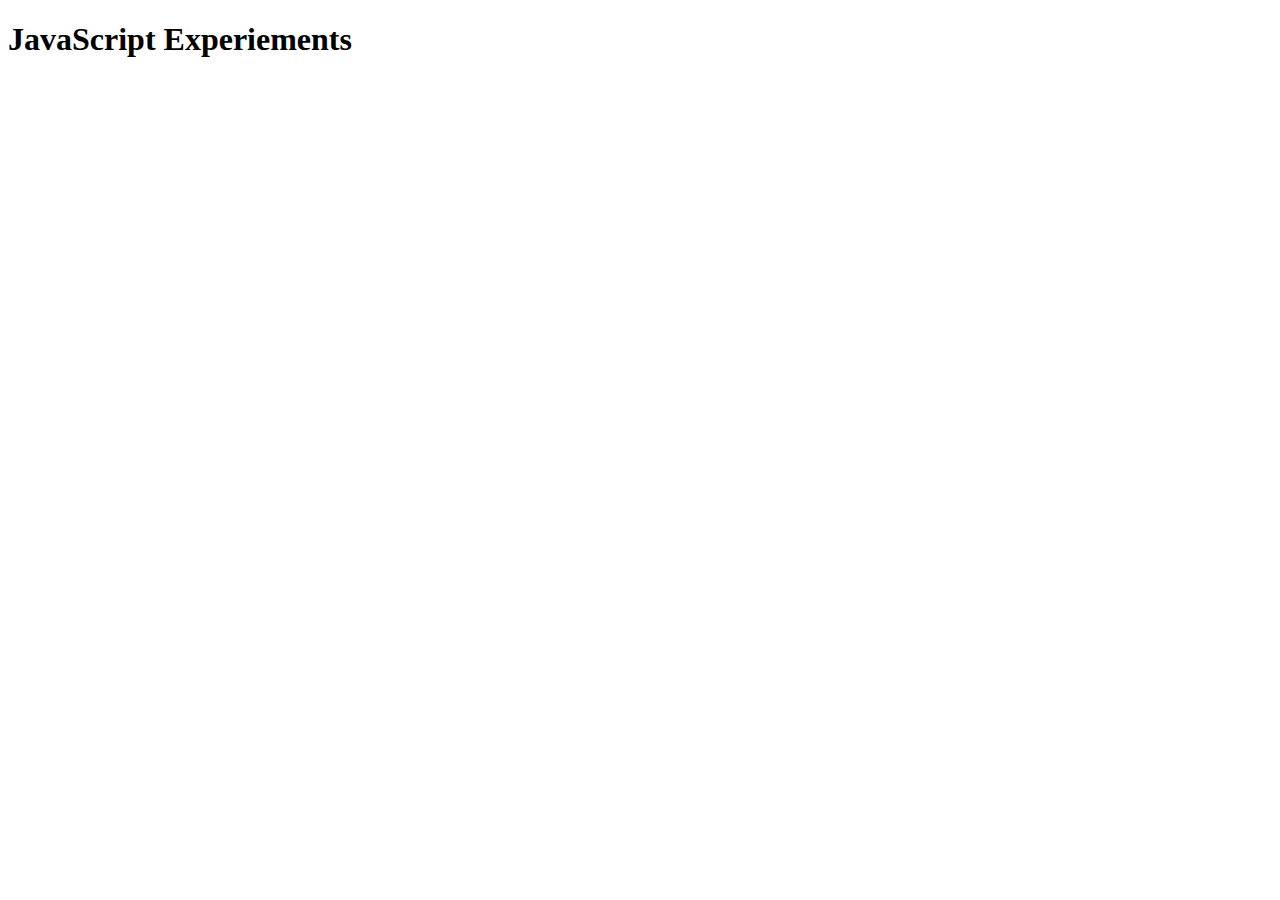
<file: JS/1JS experiements/index.html>
<!DOCTYPE html>
<html lang="en">
<head>
	<meta charset="UTF-8">
	<meta name="viewport" content="width=device-width, initial-scale=1.0">
    <title>JavaScript Experiements</title>
</head>
<body>
	<h1>JavaScript Experiements</h1>
	<script src="./experiements.js"></script>
</body>
</html>
</file>
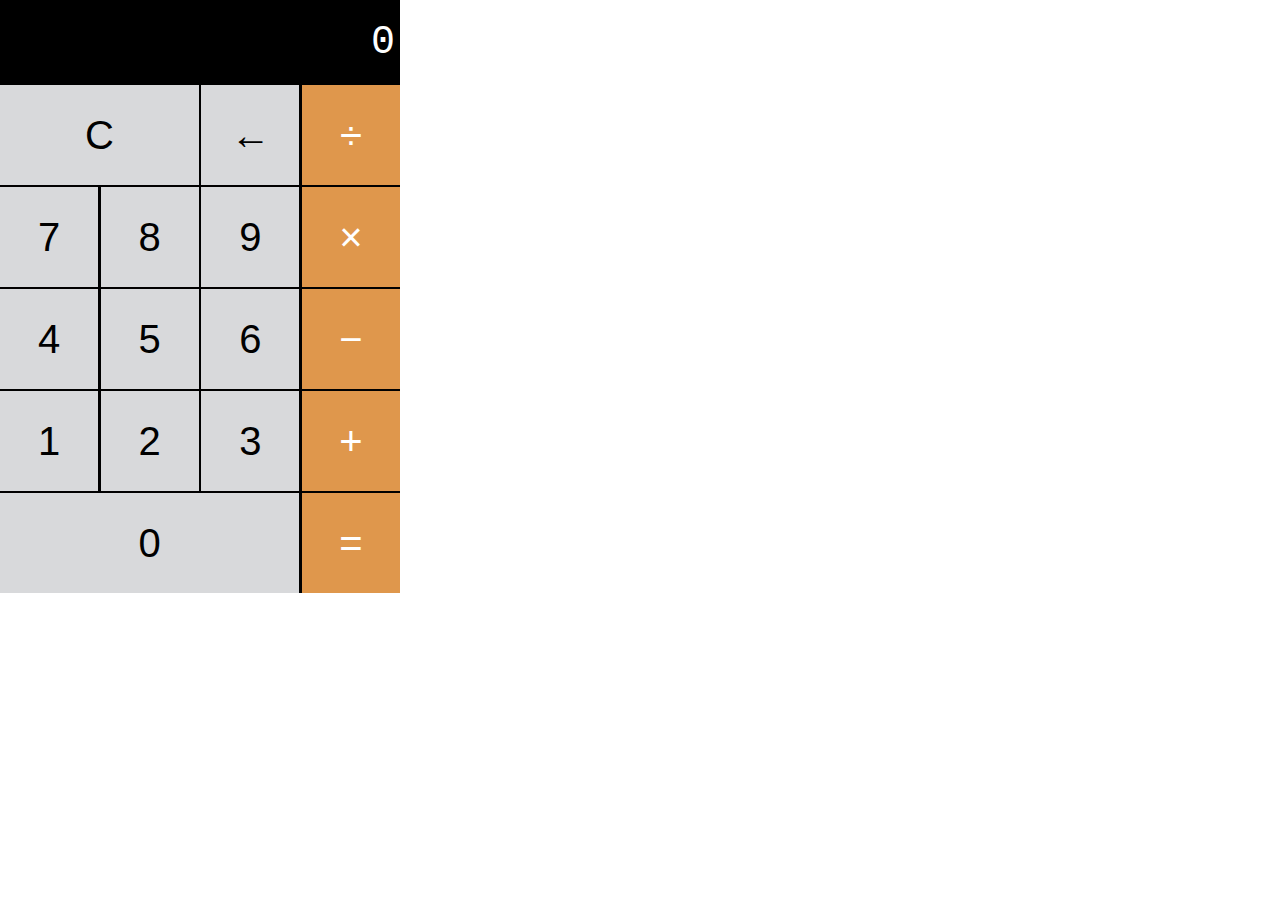
<file: JS/2JSCalculator/index.html>
<!DOCTYPE html>
<html lang="en">

<head>
  <title>Calculator</title>
  <link rel="stylesheet" href="./style.css">
  <meta charset="UTF-8">
  <meta name="viewport" content="width=device-width, initial-scale=1.0">
  <meta http-equiv="X-UA-Compatible" content="ie=edge">
</head>

<body>
  <div class="calc">
    <section class="screen">
      0
    </section>

    <section class="calc-buttons">
      <div class="calc-button-row">
        <button class="calc-button double ">C</button>
        <button class="calc-button">&larr;</button>
        <button class="calc-button">&divide;</button>
      </div>
      <div class="calc-button-row">
        <button class="calc-button">7</button>
        <button class="calc-button">8</button>
        <button class="calc-button">9</button>
        <button class="calc-button">&times;</button>
      </div>
      <div class="calc-button-row">
        <button class="calc-button">4</button>
        <button class="calc-button">5</button>
        <button class="calc-button">6</button>
        <button class="calc-button">&minus;</button>
      </div>
      <div class="calc-button-row">
        <button class="calc-button">1</button>
        <button class="calc-button">2</button>
        <button class="calc-button">3</button>
        <button class="calc-button">&plus;</button>
      </div>
      <div class="calc-button-row">
        <button class="calc-button triple">0</button>
        <button class="calc-button">&equals;</button>
      </div>
    </section>
  </div>
  <script src="./calculator.js"></script>
</body>

</html>
</file>
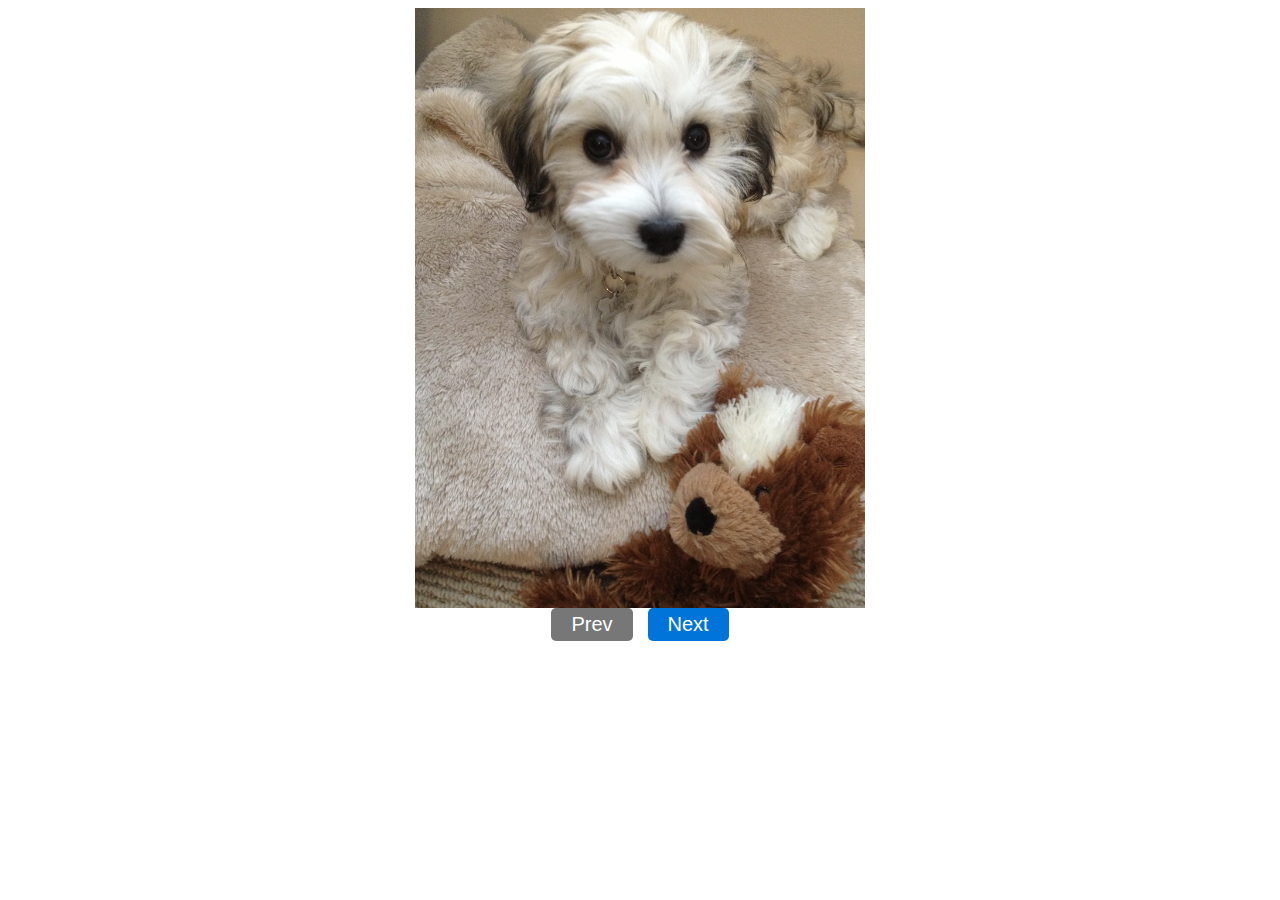
<file: JS/3Gallery/index.html>
<!DOCTYPE html>
<html lang="en">
<head>
    <meta charset="UTF-8">
    <meta name="viewport" content="width=device-width, initial-scale=1.0">
    <title>Photo Gallery</title>
    <link rel="stylesheet" href="./style.css"> 
</head>
<body>
    <div class="image-gallery">
        <img src="./images/1.jpg" alt="Luna" class="gallery-img active"/>
        <img src="./images/2.jpg" alt="Luna" class="gallery-img"/>
        <img src="./images/3.jpg" alt="Luna" class="gallery-img"/>
        <img src="./images/4.jpg" alt="Luna" class="gallery-img"/>
        <img src="./images/5.jpg" alt="Luna" class="gallery-img"/>
        <img src="./images/6.jpg" alt="Luna" class="gallery-img"/>
        <img src="./images/7.jpg" alt="Luna" class="gallery-img"/>
        <img src="./images/8.jpg" alt="Luna" class="gallery-img"/>
        <img src="./images/9.jpg" alt="Luna" class="gallery-img"/>
        <img src="./images/10.jpg" alt="Luna" class="gallery-img"/>
        <img src="./images/11.jpg" alt="Luna" class="gallery-img"/>
        <img src="./images/12.jpg" alt="Luna" class="gallery-img"/>
    </div>
    <div class="btns">
        <button disabled class="btn prev">Prev</button>
        <button class="btn next">Next</button>
    </div>

    <script src="./gallery.js"></script>
</body>
</html>
</file>
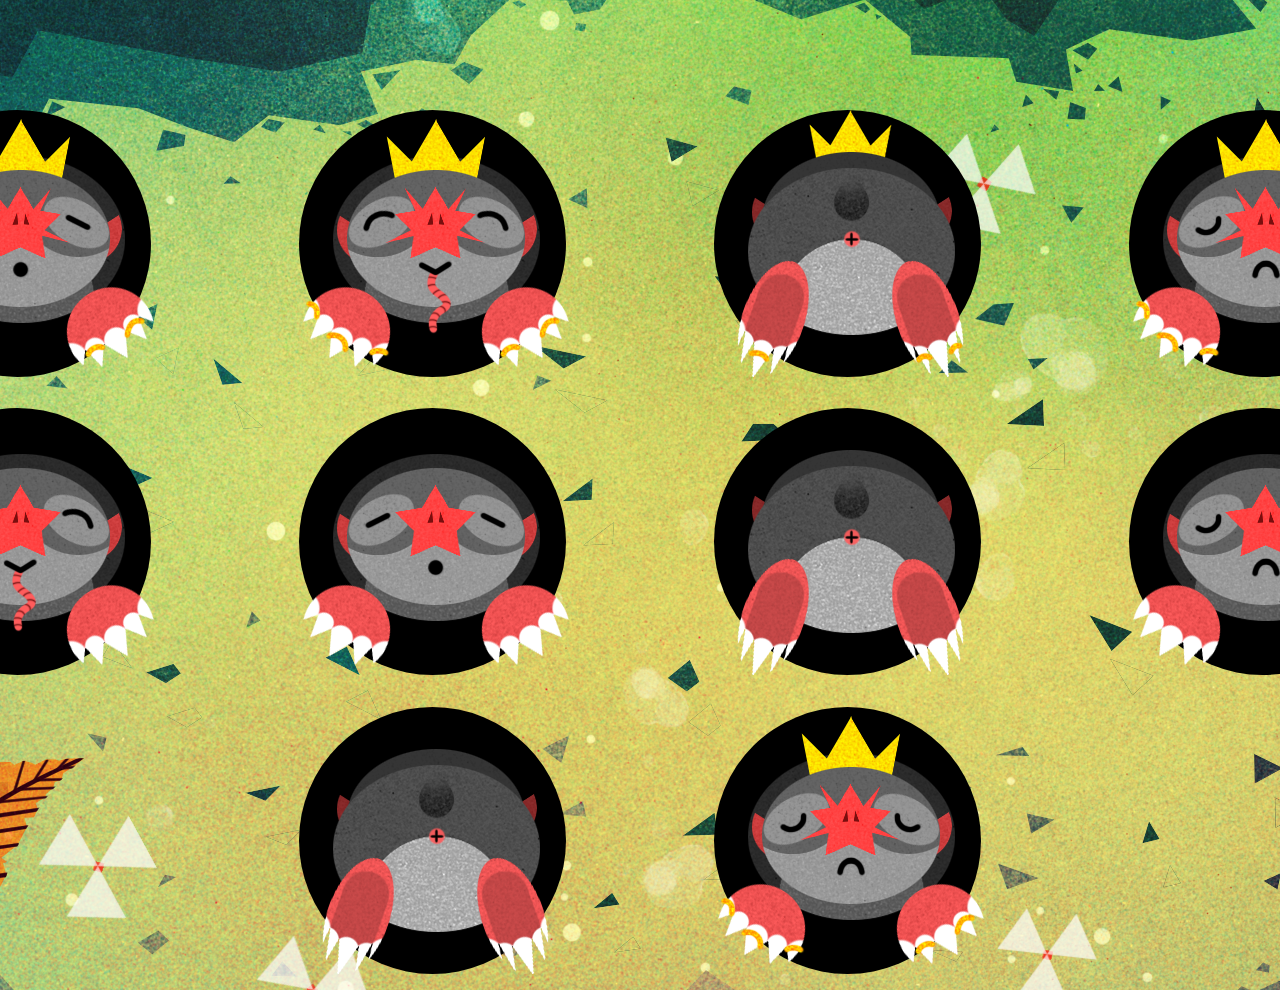
<file: JS/mole-game/index.html>
<!DOCTYPE html>
<html lang="en">
<head>
    <meta charset="UTF-8">
    <meta name="viewport" content="width=device-width, initial-scale=1.0">
    <title>Mole Game</title>
    <link rel="stylesheet" href="./styles.css">
</head>
<body>
    <section class="bg">
        <div class="worm-box">
            <div style="width: 5%;" class="worm-container">
                <img class="worm" src="./worm.png" alt="worm score meter">
            </div>
        </div>
        <div class="hole-container">
            <div class="hole"  id="hole-0">
                <img data-index="0" src="./king-mole-hungry.png" alt="mole" class="mole">
            </div>
        </div>
        <div class="hole-container">
            <div class="hole"  id="hole-1">
                <img data-index="1" src="./king-mole-fed.png" alt="mole" class="mole">
            </div>
        </div>
        <div class="hole-container">
            <div class="hole"  id="hole-2">
                <img data-index="2" src="./king-mole-leaving.png" alt="mole" class="mole">
            </div>
        </div>
        <div class="hole-container">
            <div class="hole"  id="hole-3">
                <img data-index="3" src="./king-mole-sad.png" alt="mole" class="mole">
            </div>
        </div>
        <div class="hole-container">
            <div class="hole"  id="hole-4">
                <img data-index="4" src="./mole-fed.png" alt="mole" class="mole">
            </div>
        </div>
        <div class="hole-container">
            <div class="hole"  id="hole-5">
                <img data-index="5" src="./mole-hungry.png" alt="mole" class="mole">
            </div>
        </div>
        <div class="hole-container">
            <div class="hole"  id="hole-6">
                <img data-index="6" src="./mole-leaving.png" alt="mole" class="mole">
            </div>
        </div>
        <div class="hole-container">
            <div class="hole"  id="hole-7">
                <img data-index="7" src="./mole-sad.png" alt="mole" class="mole">
            </div>
        </div>
        <div class="hole-container">
            <div class="hole"  id="hole-8">
                <img data-index="8" src="./mole-leaving.png" alt="mole" class="mole">
            </div>
        </div>
        <div class="hole-container">
            <div class="hole"  id="hole-9">
                <img data-index="9" src="./king-mole-sad.png" alt="mole" class="mole">
            </div>
        </div>
    </section>
    <img class="win hide" src='./win.png' alt="you've won the game">
    <script src="./game.js"></script>
</body>
</html>
</file>
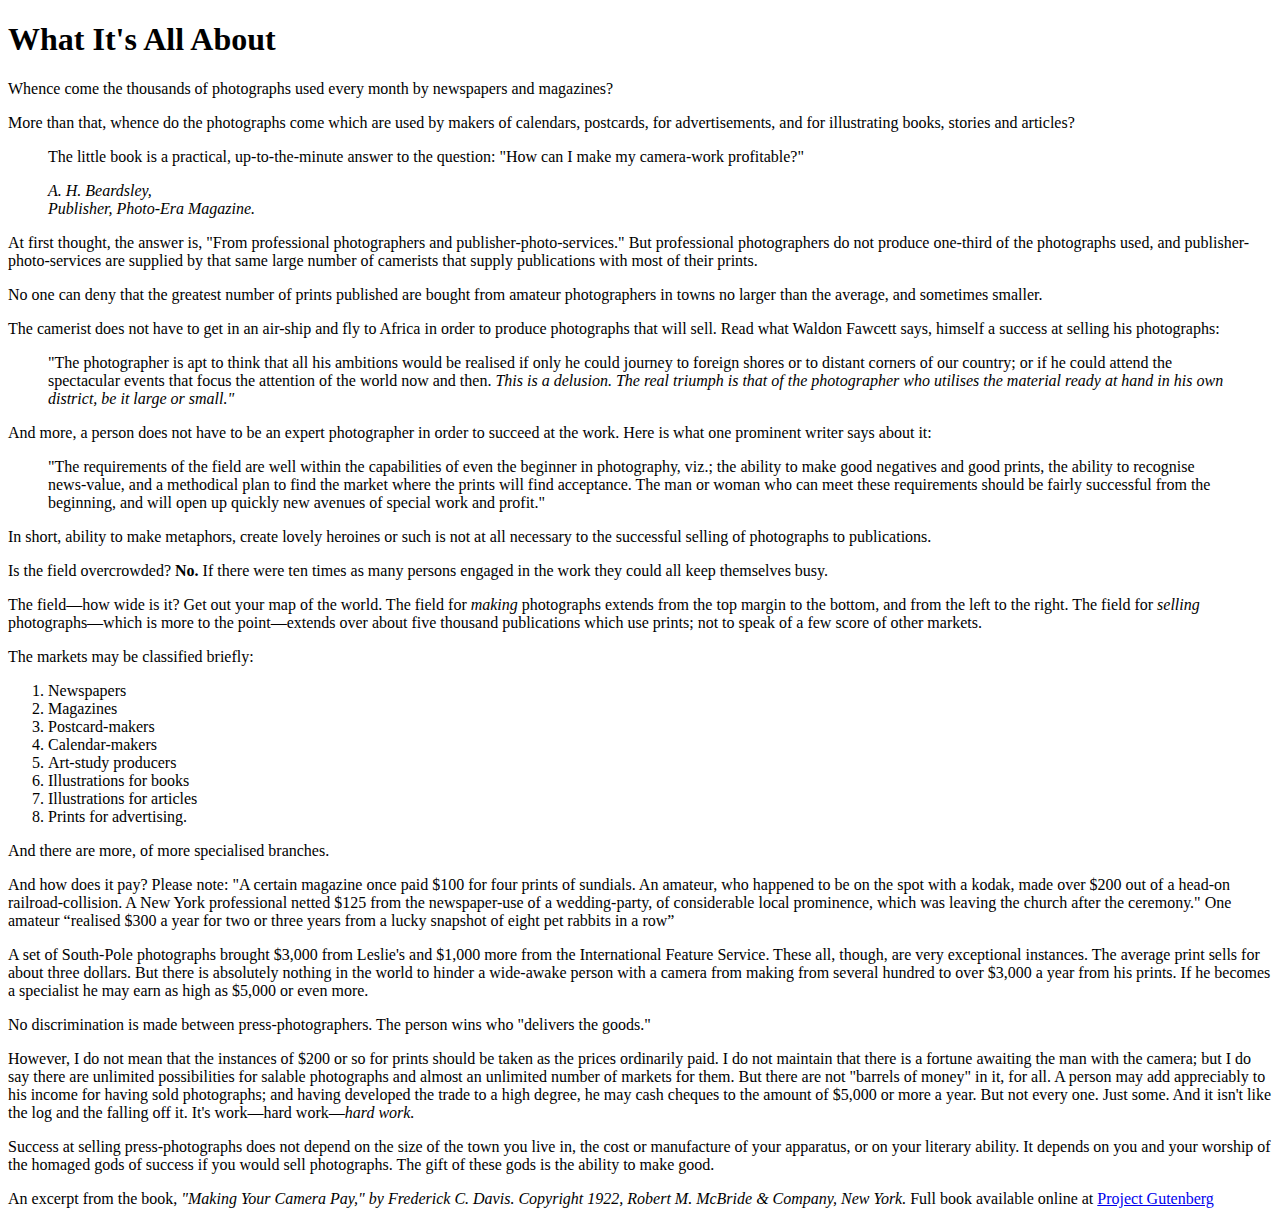
<file: Day1/bookexpert.html>
<!DOCTYPE html>
<html lang="en">
<head>
    <meta charset="UTF-8">
    <meta name="viewport" content="width=device-width, initial-scale=1.0">
    <title>Book of History</title>
</head>
<body>
    <h1>What It's All About</h1>

<p>Whence come the thousands of photographs used every month by newspapers and magazines?</p>

<p>More than that, whence do the photographs come which are used by makers of calendars, postcards, for advertisements, and for illustrating books, stories and articles?</p>

<blockquote>
    <p> The little book is a practical, up-to-the-minute answer to the question: "How can I make my camera-work profitable?"</p>

    <cite>A. H. Beardsley, </br>
    Publisher, Photo-Era Magazine.</cite>
</blockquote>

<p>At first thought, the answer is, "From professional photographers and publisher-photo-services." But professional photographers do not produce one-third of the photographs used, and publisher-photo-services are supplied by that same large number of camerists that supply publications with most of their prints.</p>

<p>No one can deny that the greatest number of prints published are bought from amateur photographers in towns no larger than the average, and sometimes smaller.</p>

<p>The camerist does not have to get in an air-ship and fly to Africa in order to produce photographs that will sell. Read what Waldon Fawcett says, himself a success at selling his photographs:</p>

<blockquote>
    <p>"The photographer is apt to think that all his ambitions would be realised if only he could journey to foreign shores or to distant corners of our country; or if he could attend the spectacular events that focus the attention of the world now and then. <em> This is a delusion. The real triumph is that of the photographer who utilises the material ready at hand in his own district, be it large or small."</em>
    </p>
</blockquote>

<p>And more, a person does not have to be an expert photographer in order to succeed at the work. Here is what one prominent writer says about it:</p>

<blockquote>
    <p>
        "The requirements of the field are well within the capabilities of even the beginner in photography, viz.; the ability to make good negatives and good prints, the ability to recognise news-value, and a methodical plan to find the market where the prints will find acceptance. The man or woman who can meet these requirements should be fairly successful from the beginning, and will open up quickly new avenues of special work and profit."
    </p>
</blockquote>

<p>In short, ability to make metaphors, create lovely heroines or such is not at all necessary to the successful selling of photographs to publications.</p>

<p>Is the field overcrowded? <strong>No.</strong> If there were ten times as many persons engaged in the work they could all keep themselves busy.</p>

<p>The field—how wide is it? Get out your map of the world. The field for <em>making </em> photographs extends from the top margin to the bottom, and from the left to the right. The field for <em>selling </em> photographs—which is more to the point—extends over about five thousand publications which use prints; not to speak of a few score of other markets.</p>

<p>The markets may be classified briefly:</p>

<ol>
    <li> Newspapers</li>
    <li> Magazines</li>
    <li> Postcard-makers</li>
    <li> Calendar-makers</li>
    <li> Art-study producers</li>
    <li> Illustrations for books</li>
    <li> Illustrations for articles</li>
    <li> Prints for advertising.</li>
</ol>

<p>And there are more, of more specialised branches.</p>

<p>And how does it pay? Please note: "A certain magazine once paid $100 for four prints of sundials. An amateur, who happened to be on the spot with a kodak, made over $200 out of a head-on railroad-collision. A New York professional netted $125 from the newspaper-use of a wedding-party, of considerable local prominence, which was leaving the church after the ceremony." One amateur <q>realised $300 a year for two or three years from a lucky snapshot of eight pet rabbits in a row</q></p>

<p>A set of South-Pole photographs brought $3,000 from Leslie's and $1,000 more from the International Feature Service. These all, though, are very exceptional instances. The average print sells for about three dollars. But there is absolutely nothing in the world to hinder a wide-awake person with a camera from making from several hundred to over $3,000 a year from his prints. If he becomes a specialist he may earn as high as $5,000 or even more.</p>

<p>No discrimination is made between press-photographers. The person wins who "delivers the goods."</p>

<p>However, I do not mean that the instances of $200 or so for prints should be taken as the prices ordinarily paid. I do not maintain that there is a fortune awaiting the man with the camera; but I do say there are unlimited possibilities for salable photographs and almost an unlimited number of markets for them. But there are not "barrels of money" in it, for all. A person may add appreciably to his income for having sold photographs; and having developed the trade to a high degree, he may cash cheques to the amount of $5,000 or more a year. But not every one. Just some. And it isn't like the log and the falling off it. It's work—hard work—<em>hard work.</em></p>

<p>Success at selling press-photographs does not depend on the size of the town you live in, the cost or manufacture of your apparatus, or on your literary ability. It depends on you and your worship of the homaged gods of success if you would sell photographs. The gift of these gods is the ability to make good.</p>

<footer>
    <p>An excerpt from the book, 
        <cite>"Making Your Camera Pay," by Frederick C. Davis. Copyright 1922, Robert M. McBride & Company, New York.</cite>  Full book available online at
        <a href=" https://www.gutenberg.org/files/35709/35709-h/35709-h.htm" target="_blank"> Project Gutenberg</a>
    </p>
</footer>

<script>

    // const getIds = new Promise((resolve, reject) => {
    //     setTimeout(() => {
    //         resolve([1, 23, 456, 7890]);
    //     }, 1500);
    // });

    // const getRecipe = recID => { 
    //     return new Promise((resolve, reject) => {
    //         setTimeout(ID => {
    //             const recipe = { title: 'Fresh tomato pasta', publisher: 'Vignesh'};
    //             resolve(`${ID} : ${recipe.title}, ${recipe.publisher}`);
    //         }, 1500, recID);
    //     });
    // };

    // const getRelated = publisher => {
    //     return new Promise((resolve, reject) => {
    //         setTimeout(pub => {
    //             const recipe = { title: 'Italian fresh pizza', publisher: pub};
    //             resolve(`${recipe.publisher} : ${recipe.title}`);
    //         }, 1500, publisher);
    //     });
    // };

    // getIds
    // .then(Ids => {
    //     console.log(Ids);
    //     return getRecipe(Ids[2]);
    // })
    // .then(recipe => {
    //     console.log(recipe);
    //     return getRelated("Jonas");
    // })
    // .then(recipePub => {
    //     console.log(recipePub);
    // })
    // .catch(error => {
    //     console.log("Error happened");
    // });

    // async function getRecipesAW() {
    //     const Ids = await getIds;
    //     console.log(Ids);
    //     const recipe = await getRecipe(Ids[2]);
    //     console.log(recipe);
    //     const related = await getRelated("Jonas");
    //     console.log(related);

    //     return recipe;
    // }
    
    // getRecipesAW().then(res => console.log(res));
    // const cityId = 2487956;

    // fetch(`https://crossorigin.me/https://www.metaweather.com/api/location/${cityId}/`)
    // .then(response => {
    //     console.log(response.json());
    // })
    // .catch(error => {
    //     console.log(error);
    // });

    // const promise1 = Promise.resolve('first');
    // const promise2 = Promise.resolve('second');
    // const promise3 = Promise.reject('third');
    // const promise4 = Promise.resolve('fourth');

    // async function runPromises(){
    //     const res1 = await Promise.all([promise1, promise2]);
    //     const res2 = await Promise.all([promise3, promise4]);

    //     return [res1, res2];
    // }

    // runPromises()
    // .then(res => console.log(res))
    // .catch(err => console.log(err));

    const animals = {};
    let dog = {emoji: 'Doggy'};
    let cat = {emoji: 'Kitty'};

    console.log(animals);
    animals[dog] = {...dog, name: "Mara"};
    console.log("dog"+animals);
    animals[cat] = {...cat, name: "Sara"};
    console.log("cat"+animals);

    console.log(animals[dog]);


</script>
</body>
</html>
</file>
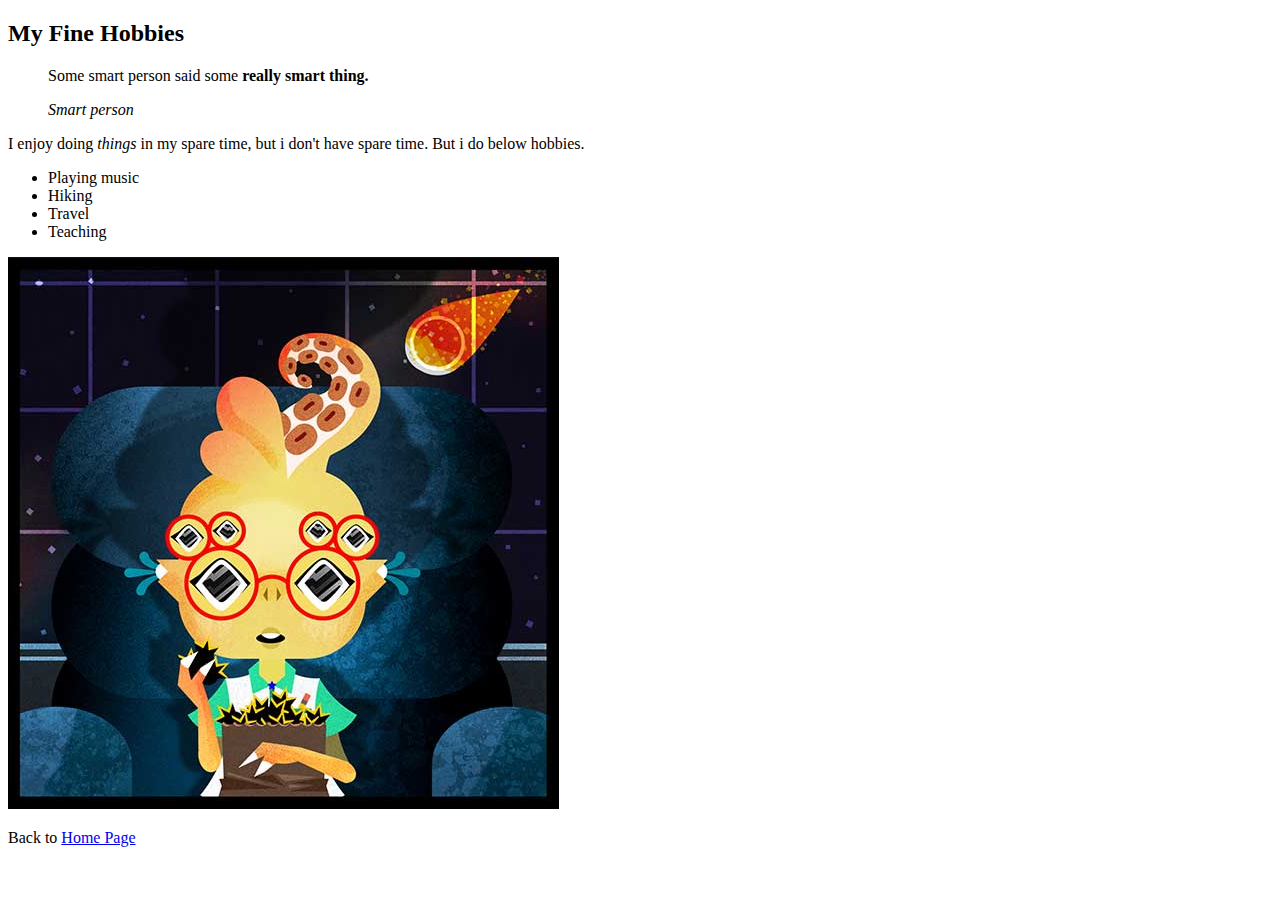
<file: Day1/hobbies.html>
<!DOCTYPE html>
<html lang="en">
<head>
    <meta charset="UTF-8">
    <meta name="viewport" content="width=device-width, initial-scale=1.0">
    <title>My Great Hobbies</title>
</head>
<body>
    <h2>My Fine Hobbies</h2>
        
        <blockquote>
            <p>Some smart person said some <strong>really smart thing.</strong></p>
            <cite>Smart person</cite>
        </blockquote>

        <p>I enjoy doing <em> things </em>in my spare time, but i don't have spare time. But i do below hobbies.</p>
    <ul>
        <li>Playing music</li>
        <li>Hiking</li>
        <li>Travel</li>
        <li>Teaching</li>
    </ul>

    <img src="images/blog1.jpg" alt="Bunny girl" title="Bunny">

    <p>Back to <a href="index.html">Home Page</a></p>
</body>
</html>
</file>
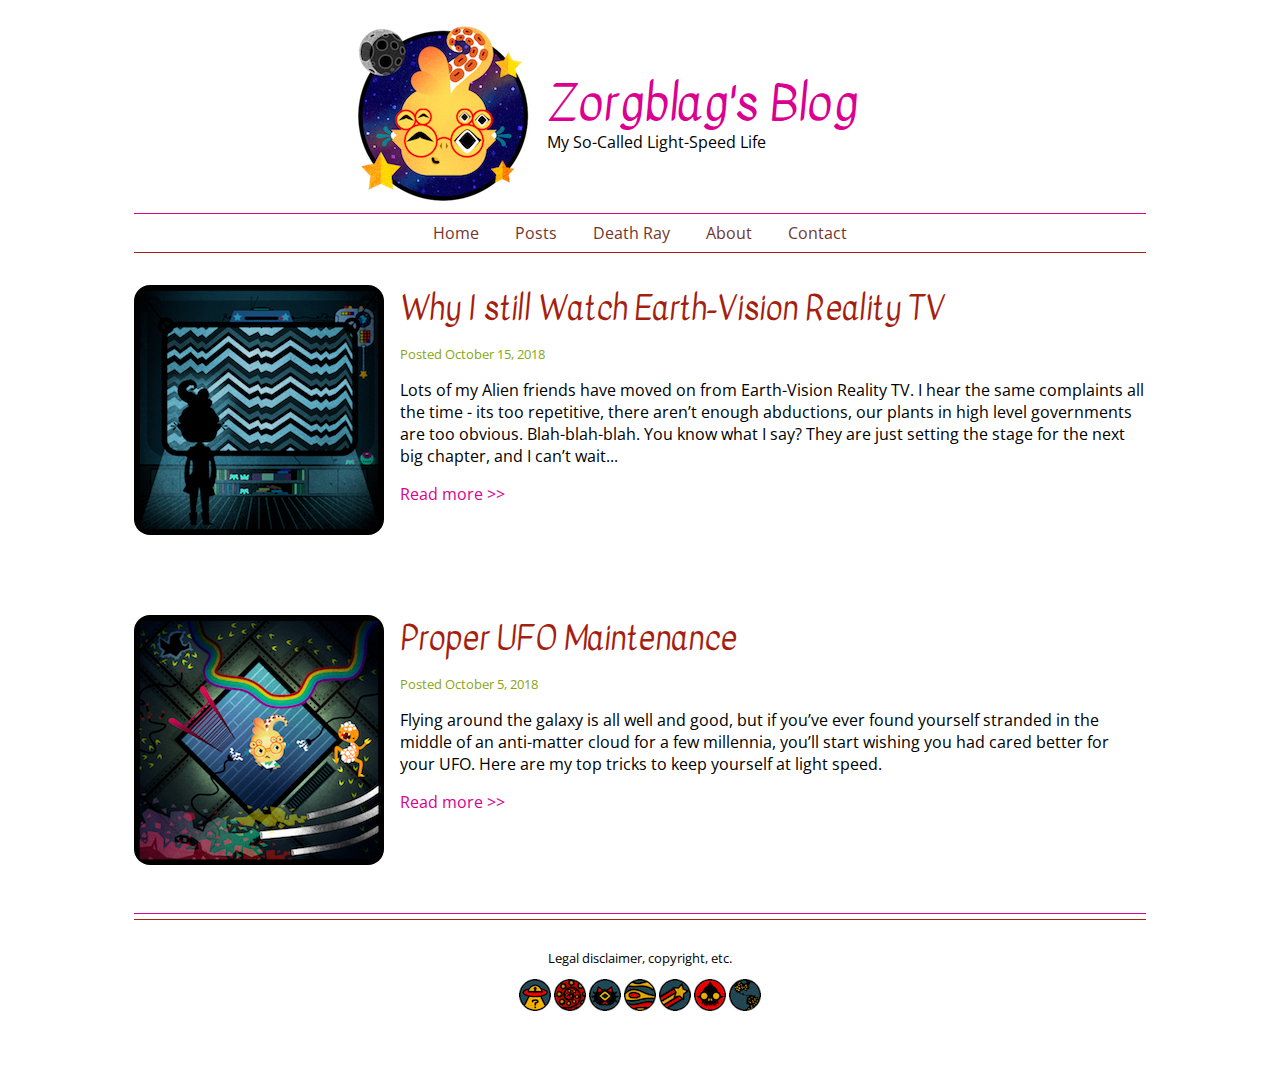
<file: 3-layout/blog-end/blog.html>
<!DOCTYPE html>
<html lang="en">
<head>
	<meta charset="UTF-8">
	<title>Alien Blog</title>
	 <link href="https://fonts.googleapis.com/css?family=Kavivanar|Open+Sans" rel="stylesheet"> 
	 <link href="css/styles.css" rel="stylesheet">
</head>
<body>
	<div class="wrapper">
		<header>
			<div class="leftheader">
				<a href="/"><img src="img/logo.png" alt="Zorgblag's Blog. Click for home. "></a>
			</div>
			<div class="rightheader">
				<h1>Zorgblag's Blog</h1>
				<p>My So-Called Light-Speed Life</p>
			</div>
		</header>
		<nav>
			<ul>
				<li><a href="#">Home</a></li>
				<li><a href="#">Posts</a></li>
				<li><a href="#">Death Ray</a></li>
				<li><a href="#">About</a></li>
				<li><a href="#">Contact</a></li>
			</ul>
		</nav>
		<section>
			<article>
				<img src="img/blog1.png" alt="Earth-Vision Reality TV. ">
				<h2>Why I still Watch Earth-Vision Reality TV</h2>
				<p class="posted">Posted October 15, 2018</p>
				<p>Lots of my Alien friends have moved on from Earth-Vision Reality TV. I hear the same complaints all the time - its too repetitive, there aren’t enough abductions, our plants in high level governments are too obvious. Blah-blah-blah. You know what I say? They are just setting the stage for the next big chapter, and I can’t wait...</p>
				<p><a href="blog1.html">Read more >> </a></p>
			</article>
			<article>
				<img src="img/blog2.png" alt="Proper UFO Maintenance. ">
				<h2>Proper UFO Maintenance</h2>
				<p class="posted">Posted October 5, 2018</p>
				<p>Flying around the galaxy is all well and good, but if you’ve ever found yourself stranded in the middle of an anti-matter cloud for a few millennia, you’ll start wishing you had cared better for your UFO. Here are my top tricks to keep yourself at light speed.</p>
				<p><a href="blog2.html">Read more >> </a></p>
			</article>
		</section>
		<footer>
			<p>Legal disclaimer, copyright, etc.</p>
			<ul>
				<li><a href="#"><img src="img/icon1.png" alt="Social Media 1."></a></li>
				<li><a href="#"><img src="img/icon2.png" alt="Social Media 2."></a></li>
				<li><a href="#"><img src="img/icon3.png" alt="Social Media 3."></a></li>
				<li><a href="#"><img src="img/icon4.png" alt="Social Media 4."></a></li>
				<li><a href="#"><img src="img/icon5.png" alt="Social Media 5."></a></li>
				<li><a href="#"><img src="img/icon6.png" alt="Social Media 6."></a></li>
				<li><a href="#"><img src="img/icon7.png" alt="Social Media 7."></a></li>
			</ul>
		</footer>
	</div>
</body>
</html>
</file>
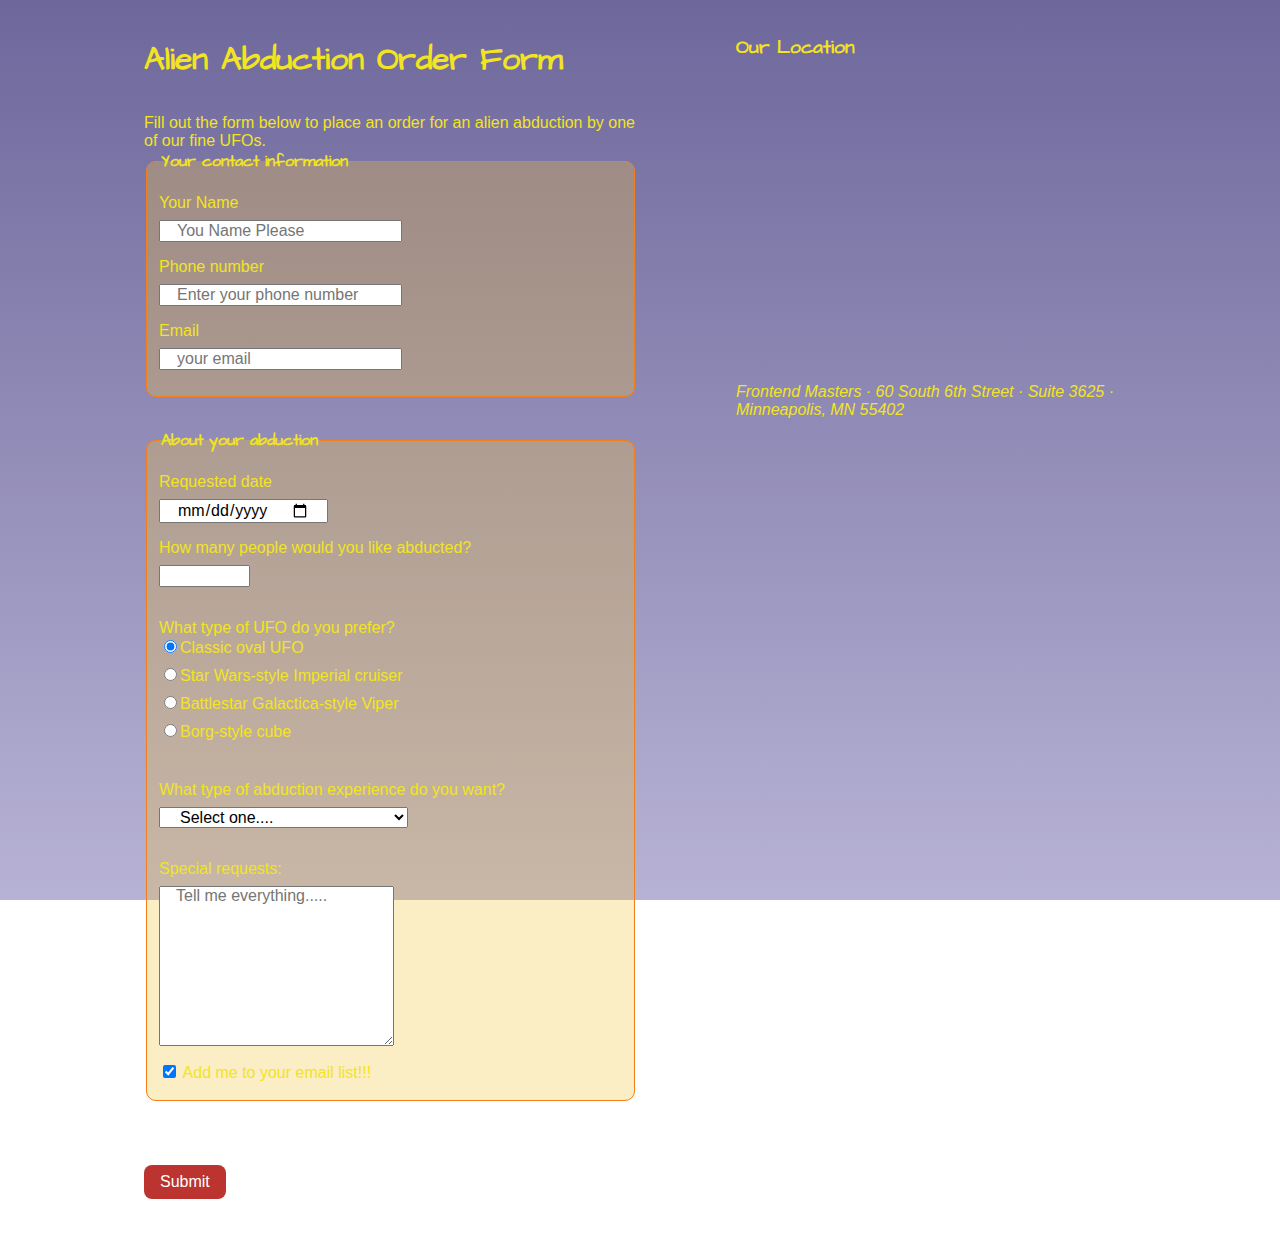
<file: 4-forms/begin/forms.html>
<!DOCTYPE html>
<html lang="en">
<head>
	<meta charset="UTF-8">
	<title>Alien Abduction Order Form</title>
	<link href="https://fonts.googleapis.com/css2?family=Architects+Daughter&display=swap" rel="stylesheet">
	<link href="css/forms.css" rel="stylesheet">
</head>
<body>
	<div class="wrapper">
		<section>
			<h1>Alien Abduction Order Form</h1>
			<p>Fill out the form below to place an order for an alien abduction by one of our fine UFOs.</p>
			<form action="https://e3vwdl4bpd.execute-api.us-west-2.amazonaws.com/default/API2SES" method="POST">
				<input type="hidden" id="myhidden" name="send_to" value="vigneshsridharans@gmail.com">
				<fieldset>
					<legend>Your contact information</legend>

					<label for="name">Your Name</label>
					<input type="text" id="name" name="name" placeholder="You Name Please">

					<label for="phone">Phone number</label>
					<input type="tel" id="phone" name="phone" placeholder="Enter your phone number">

					<label for="email">Email</label>
					<input type="email" id="email" name="email" placeholder="your email">
				</fieldset>
				<fieldset>
					<legend>About your abduction </legend>

					<label for="date">Requested  date</label>
					<input type="date" id="date" name="date">

					<label for="qty">How many people would you like abducted?</label>
					<input type="number" id="qty" name="qty" min="1" max="10">

					<p>What type of UFO do you prefer?</p>
					<label>
						<input type="radio" 
								name="ufotype" 
								value="Classic oval UFO"
								checked>Classic oval UFO
					</label>
					<label>
						<input type="radio" 
								name="ufotype" 
								value="Star Wars-style Imperial ">Star Wars-style Imperial cruiser
					</label>
					<label>
						<input type="radio"
								name="ufotype"
								value="Battle">Battlestar Galactica-style Viper
					</label>
					<label>
						<input type="radio"
								name="ufotype"
								value="Borg">Borg-style cube
					</label>

					<label for="abtype">What type of abduction experience do you want?</label>
						<select id="abtype"  name="abtype">
							<option selected>Select one....</option>
							<option value="tour">Tour of the solar system</option>
							<option value="dinner">Alien dinner and discussion</option>
							<option value="dance">Alien dance lessons</option>
							<option value="watch">Whale watching</option>
						</select>

					<label for="comments">Special requests:</label>
					<textarea id="comments" name="comments" placeholder="Tell me everything....."></textarea>

					<label>
						<input type="checkbox" value="subscribe" name="subscribe" checked> Add me to your email list!!!
					</label>
				</fieldset>
				<button type="submit">Submit</button>
			</form>				
		</section>
		<aside>
			<h3>Our Location</h3>
			<iframe src="https://www.google.com/maps/embed?pb=!1m18!1m12!1m3!1d2822.31542642739!2d-93.27284408506878!3d44.977903073781484!2m3!1f0!2f0!3f0!3m2!1i1024!2i768!4f13.1!3m3!1m2!1s0x52b3329a75fc44b3%3A0x4d957d624359d4c7!2s60%20South%206th%20St%20%233625%2C%20Minneapolis%2C%20MN%2055402%2C%20USA!5e0!3m2!1sen!2sin!4v1592230767331!5m2!1sen!2sin" width="400" height="300" frameborder="0" style="border:0;" allowfullscreen="" aria-hidden="false" tabindex="0"></iframe>
			<address>
				Frontend Masters &middot;
				60 South 6th Street &middot;
				Suite 3625 &middot;
				Minneapolis, MN 55402
			</address>
		</aside>
	</div>
	<script src="js/forms.js"></script>
</body>
</html>
</file>
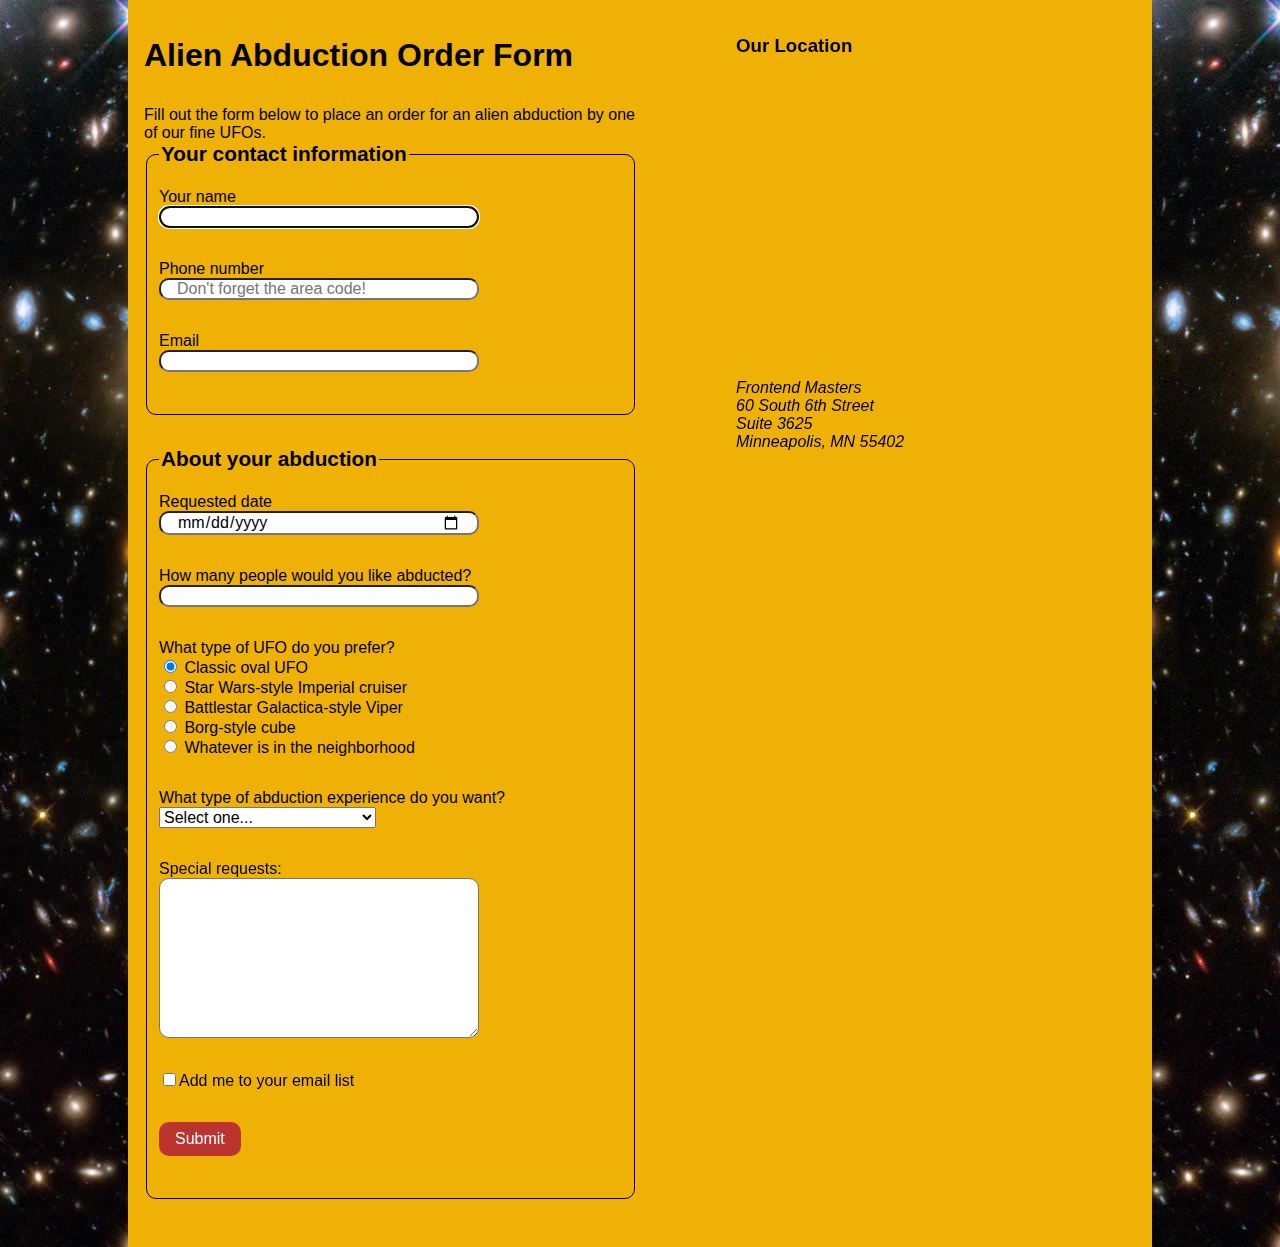
<file: 4-forms/end/forms-end.html>
<!DOCTYPE html>
<html lang="en">

<head>
	<meta charset="UTF-8">
	<title>Alien Abduction Order Form</title>
	<link href="css/forms-end.css" rel="stylesheet">
</head>

<body>
	<div class="wrapper">
		<section>
			<h1>Alien Abduction Order Form</h1>
			<p>Fill out the form below to place an order for an alien abduction by one of our fine UFOs.</p>
			<form method="POST" action="https://e3vwdl4bpd.execute-api.us-west-2.amazonaws.com/default/API2SES">
				<fieldset>
					<legend>Your contact information</legend>
					<label for="name">Your name </label>
					<input type="text" id="name" name="name" autofocus>
					<label for="phone">Phone number</label>
					<input type="tel" id="phone" name="phone" placeholder="Don't forget the area code!">
					<label for="email">Email</label>
					<input type="email" id="email" name="email">

				</fieldset>
				<fieldset>
					<legend>About your abduction </legend>
					<label for="date">Requested date</label>
					<input type="date" id="date" name="date">
					<label for="qty">How many people would you like abducted?</label>
					<input type="number" id="qty" name="qty" min="1" max="10">

					<p>What type of UFO do you prefer?</p>
					<label>
						<input type="radio" name="ufotype" value="classic" checked> Classic oval UFO
					</label>
					<label>
						<input type="radio" name="ufotype" value="starwars"> Star Wars-style Imperial cruiser
					</label>
					<label>
						<input type="radio" name="ufotype" value="galactica"> Battlestar Galactica-style Viper
					</label>
					<label>
						<input type="radio" name="ufotype" value="startrek"> Borg-style cube
					</label>
					<label>
						<input type="radio" name="ufotype" value="any"> Whatever is in the neighborhood
					</label>

					<label for="abtype">What type of abduction experience do you want?</label>
					<select id="abtype" name="abtype">
						<option selected>Select one...</option>
						<option value="tour">Tour of the solar system</option>
						<option value="dinner">Alien dinner and discussion</option>
						<option value="dance">Alien dance lessons</option>
						<option value="whales">Whale watching</option>
					</select>

					<label for="comments">Special requests:</label>
					<textarea id="comments" name="comments"></textarea>

					<label>
						<input id="subscribe" name="subscribe" type="checkbox" value="subscribe">Add me to your email list
					</label>
					<input id="send_to" type="hidden" name="send_to" value="yourEmailHere">
					<button type="submit">Submit</button>
				</fieldset>
			</form>

		</section>
		<aside>
			<h3>Our Location</h3>
			<iframe src="https://www.google.com/maps/embed?pb=!1m18!1m12!1m3!1d1411.1614370128507!2d-93.27191134226143!3d44.977751763344614!2m3!1f0!2f0!3f0!3m2!1i1024!2i768!4f13.1!3m3!1m2!1s0x52b3329a75fc44b3%3A0xab6d15df00205abb!2s60+South+6th+St%2C+Minneapolis%2C+MN+55402!5e0!3m2!1sen!2sus!4v1540308714418"
			 width="400" height="300" frameborder="0" style="border:0" allowfullscreen></iframe>
			<address>
				Frontend Masters <br>
				60 South 6th Street <br>
				Suite 3625 <br>
				Minneapolis, MN 55402
			</address>
		</aside>
	</div>
	<script src="js/forms.js"></script>
</body>

</html>
</file>
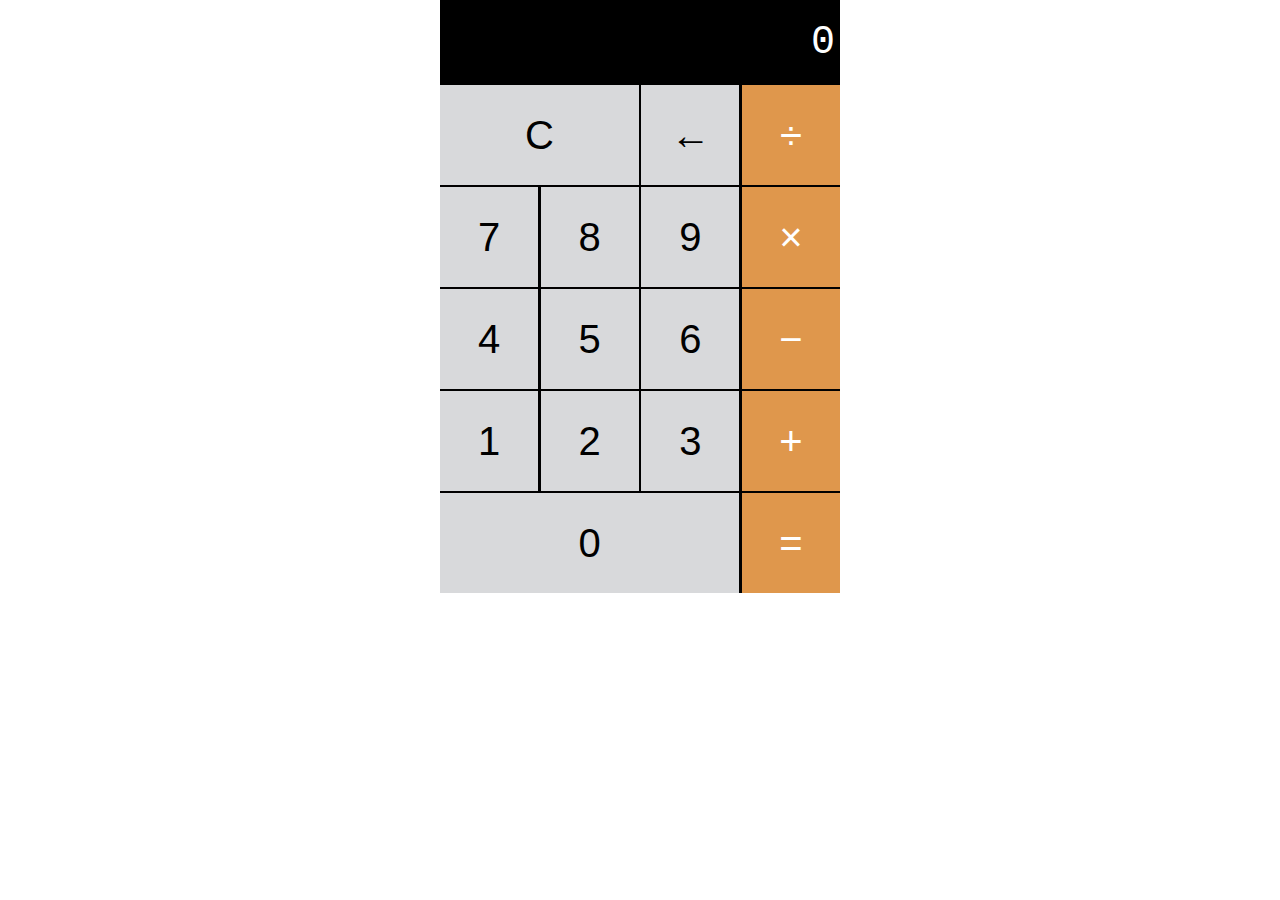
<file: 5-github/begin/calculator.html>
<!DOCTYPE html>
<html lang="en">
<head>
    <meta charset="UTF-8">
    <title>Calculator</title>
    <link rel="stylesheet" href="css/calculator.css">
</head>
<body>
    <div class="wrapper">
        <section class="screen">
            0
        </section>
    
        <section class="calc-buttons">
            <div class="calc-button-row">
                <button class="calc-button double">C</button>
                <button class="calc-button">&larr;</button>
                <button class="calc-button">&divide;</button>
            </div>
            <div class="calc-button-row">
                <button class="calc-button">7</button>
                <button class="calc-button">8</button>
                <button class="calc-button">9</button>
                <button class="calc-button">&times;</button>
            </div>
            <div class="calc-button-row">
                <button class="calc-button">4</button>
                <button class="calc-button">5</button>
                <button class="calc-button">6</button>
                <button class="calc-button">&minus;</button>
            </div>
            <div class="calc-button-row">
                <button class="calc-button">1</button>
                <button class="calc-button">2</button>
                <button class="calc-button">3</button>
                <button class="calc-button">&plus;</button>
            </div>
            <div class="calc-button-row">
                <button class="calc-button triple">0</button>
                <button class="calc-button">&equals;</button>
            </div>
        </section>
    </div>
</body>
</html>
</file>
<file: JS/2JSCalculator/style.css>
* {
    box-sizing: border-box;
  }
  
  body {
    padding: 0;
    margin: 0;
  }
  
  .calc {
    width: 400px;
    background-color: black;
    color: white;
  }
  
  .screen {
    color: white;
    font-size: 40px;
    font-family: "Courier New", Courier, monospace;
    text-align: right;
    padding: 20px 5px;
  }
  
  .calc-button {
    background-color: #d8d9db;
    color: black;
    height: 100px;
    width: 24.5%;
    border: none;
    border-radius: 0;
    font-size: 40px;
    cursor: pointer;
  }
  
  .calc-button:hover {
    background-color: #ebebeb;
  }
  
  .calc-button:active {
    background-color: #bbbcbe;
  }
  
  .double {
    width: 49.7%;
  }
  
  .triple {
    width: 74.8%;
  }
  
  .calc-button:last-child {
    background-color: #df974c;
    color: white;
  }
  
  .calc-button:last-child:hover {
    background-color: #dfb07e;
  }
  
  .calc-button:last-child:active {
    background-color: #dd8d37;
  }
  
  .calc-button-row {
    display: flex;
    align-content: stretch;
    justify-content: space-between;
    margin-bottom: 0.5%;
  }
  
  .calc-button-row:last-child {
    padding-bottom: 0;
  }
</file>
<file: JS/3Gallery/style.css>
* {
    box-sizing: border-box;
}

.gallery-img {
    display: none;
    max-height: 600px;
}

.active {
    display: block;
}

.image-gallery {
    width: 100%;
    display: flex;
    justify-content: center;
    align-items: center;
}

.btns {
    width: 100%;
    display: flex;
    justify-content: center;
    align-items: center;
}

.btn {
    background-color: #0074d9;
    color: white;
    font-size: 20px;
    padding: 5px 20px;
    border-radius: 5px;
    border: transparent;
    cursor: pointer;
}

.prev {
    margin-right: 15px;
}

.btn:disabled {
    background-color: #777;
    cursor: not-allowed;
}
</file>
<file: JS/mole-game/styles.css>
* {
    box-sizing: border-box;
}

body {
    cursor: url('./cursor.png'), default;
    background-color: #c0c86d;
    display: flex;
    justify-content: center;
    align-items: center;
    padding: 0;
    margin: 0;
    height: 100vh;
}

.bg {
    background-image: url(./background.png);
    background-repeat: no-repeat;
    width: 1920px;
    height: 1080px;
    display: flex;
    flex-wrap: wrap;
    justify-content: center;
    align-items: center;
}

.hole {
    background-color: black;
    border-radius: 50%;
    overflow: visible;
    width: 267px;
    height: 267px;
}

.hole-container {
    width: 25%;
    display: flex;
    justify-content: center;
    align-items: center;
}

.mole {
    position: relative;
    right: 30px;
}

.hungry {
    cursor: url(./cursor-worm.png), default;
}

.gone {
    display: none;
}

.hide {
    display: none;
}

.worm {
    width: 1660px;
}

.worm-container {
    overflow: hidden;
    transition: width 0.5s ease-in-out;
}

.worm-box {
    width: 1660px;
}
</file>
<file: 3-layout/blog-end/css/styles.css>
html {
    box-sizing: border-box;
}
*, *:before, *:after {
    box-sizing: inherit;
}
body {
    font-family: 'Open Sans', sans-serif;
}
h1, h2, h3, h4, h5, h6 {
    font-family: 'Kavivanar', cursive;
    font-weight: normal;
}
h2 {
    font-size: 2rem;
    color: #A51F10;
    margin: 0;
}
a {
    color: #DA0090;
    text-decoration: none;
}
a:hover {
    text-decoration: underline;
}
.wrapper {
    width: 80%;
    margin: 0 auto;
}
header {
    display: flex;
    flex-flow: row nowrap;
    justify-content: space-between;
}
.leftheader {
    flex-basis: 40%;
    text-align: right;
    padding-right: 0.5rem;
}
.rightheader {
    flex-basis: 60%;
    margin-top: 3.75rem;
    padding-left: 0.5rem;
}
.rightheader h1 {
    margin: 0;
    color: #DA0090;
    font-size: 3em;
}
.rightheader p {
    margin-top: -0.5rem;
}
nav {
    border-bottom: 1px solid #A61F11;
    border-top: 1px solid #DA0090;
}
nav ul {
    margin: 0;
    padding: 0;
    list-style-type: none;
    text-align: center;
}
nav li {
    display: inline-block;
}
nav a {
    text-decoration: none;
    color: #73352E;
    display: block;
    padding: 0.5rem 1rem;
}
nav a:hover {
    background-color: black;
    color: #84DE37
}
section {
    border-bottom: 1px solid #DA0090;
    margin-bottom: 0.3rem;
    display: flex;
    flex-flow: column nowrap;
}
article {
    margin: 2rem 0;
}
article img {
    float: left;
    margin: 0 1rem 1rem 0;
    border-radius: 1rem;
}
article::after {
    content: "";
    display: table;
    clear: both;
  }
.posted {
    font-size: 0.8rem;
    color: #89A611;
}
footer {
    padding: 1rem 0 3rem 0;
    text-align: center;
    font-size: 0.8rem;
    border-top: 1px solid #A61F11;
}
footer ul {
    margin: 0;
    padding: 0;
    list-style-type: none;
}
footer li {
    display: inline-block;
}
</file>
<file: 4-forms/begin/css/forms.css>
html {
  box-sizing: border-box;
}
*, *:before, *:after {
  box-sizing: inherit;
}
body {
	font-family: Arial, Helvetica, sans-serif;
	margin: 0;
	padding: 0;
	background-image:  linear-gradient(rgba(13,2,89, 0.6),rgba(17, 2, 115, 0.3)), url(https://placeimg.com/1000/768/nature);
	background-size: cover;
	background-position: center;
	height: 100vh;
	background-attachment: fixed;
	color: #F2E422;
}
h1, h3, legend{
	font-family: 'Architects Daughter', cursive;
}
.wrapper {
	width: 80%;
	margin: 0 auto;
	padding: 1em;
	display: flex;
	flex-flow: row nowrap;
}
p, [for="abtype"], [for="comments"] {
	margin: 2rem 0 0 0;
}
section {
	flex-basis: 57%;
	margin-right: 10%;
}
aside {
	flex-basis: 33%;
}
fieldset {
	border: 1px solid rgba(242, 127, 27);
	border-radius: 10px;
	margin-bottom: 2rem;
	background-color: rgba(242, 197, 61, 0.3);
}
legend {
	font-weight: bold;
	font-size: 1.3 rem;
	margin: 1.5rem 0 1rem 0;
}
label {
	display: block;
	padding-bottom: 0.5rem;
}
textarea {
	height: 10rem;
	padding: 1rem;
}
select {
	font-size: 1rem;
}
button {
	background-color: #bb342f;
	font-size: 1rem;
	margin: 2rem 0;
	color: white;
	border: none;
	border-radius: 0.5rem;
	padding: 0.5rem 1rem;
}
button:hover {
	cursor: pointer;
	background-color: white;
	color: #bb342f;
}
input:not([type="radio"]):not([type="checkbox"]), textarea, select {
	display: block;
	width: 20 rem;
	margin-bottom: 1rem;
	font-family: Arial, Helvetica, sans-serif;
	font-size: 1rem;
	padding: 0 1em;
}
</file>
<file: 4-forms/end/css/forms-end.css>
html {
  box-sizing: border-box;
}
*, *:before, *:after {
  box-sizing: inherit;
}
body {
	font-family: Arial, Helvetica, sans-serif;
	background-image: url(../img/galaxy.jpg);
	margin: 0;
	padding: 0;
}
.wrapper {
	width: 80%;
	margin: 0 auto;
	padding: 1em;
	background-color: #EFB106;
	display: flex;
	flex-flow: row nowrap;
}
section {
	flex-basis: 57%;
	margin-right: 10%;
}
aside {
	flex-basis: 33%;
}
p, [for="abtype"] {
	margin-bottom: 0;
	margin-top: 2rem;
}
fieldset, #abtype {
	margin-bottom: 2rem;
}
fieldset {
	border: 1px solid black;
	border-radius: 10px;
}
legend {
	font-weight: bold;
	font-size: 1.3rem;
	margin-top: 1.5rem;
	margin-bottom: 1rem;
	display: block;
}
label {
	display: block;
}
input:not([type="radio"]):not([type="checkbox"]), 
textarea {
	display: block;
	margin-bottom: 2rem;
	width: 20rem;
	font-family: Arial, Helvetica, sans-serif;
	font-size: 1em;
	border-radius: 10px;
	padding: 0 1rem;
}
textarea {
	height: 10rem;
	padding: 1rem;
}
select {
	font-size: 1rem;
}
button {
	margin: 2rem 0;
	background-color: #BB342F;
	color: white;
	border: none;
	font-size: 1rem;
	padding: 0.5rem 1rem;
	border-radius: 10px;
}
button:hover {
	background-color: #9A2B27;
}
</file>
<file: 5-github/begin/css/calculator.css>
html {
    box-sizing: border-box;
}
*, *:before, *:after {
    box-sizing: inherit;
}
body {
  padding: 0;
  margin: 0;
}
.wrapper {
    width: 400px;
    margin: 0 auto;
    background-color: #000000;
    color: white;
}
.screen {
    font-size: 40px;
    text-align: right;
    font-family: 'Courier New', Courier, monospace;
    padding: 20px 5px;
}
.calc-button-row {
    border: 0px solid blue;
    display: flex;
    flex-flow:row nowrap;
    justify-content: space-between;
    margin-bottom: 0.5%;
}
.calc-button{
    background-color: #d8d9db;
    color: #000000;
    border: none;
    font-size:  40px;
    height: 100px;
    flex-basis: 24.5%;
}
.calc-button:hover {
    background-color: #ebebeb;
}
.calc-button:active {
    background-color: #bbbcbe;
}
.calc-button:last-child {
    background-color: #df974c;
    color: white;
}
.calc-button:last-child:hover {
    background-color: #dfb07e;
}
.calc-button:last-child:active {
    background-color: #dd8d37;
}
.double {
    flex-basis: 49.7%;
}
.triple {
    flex-basis: 74.8%;
}
</file>
